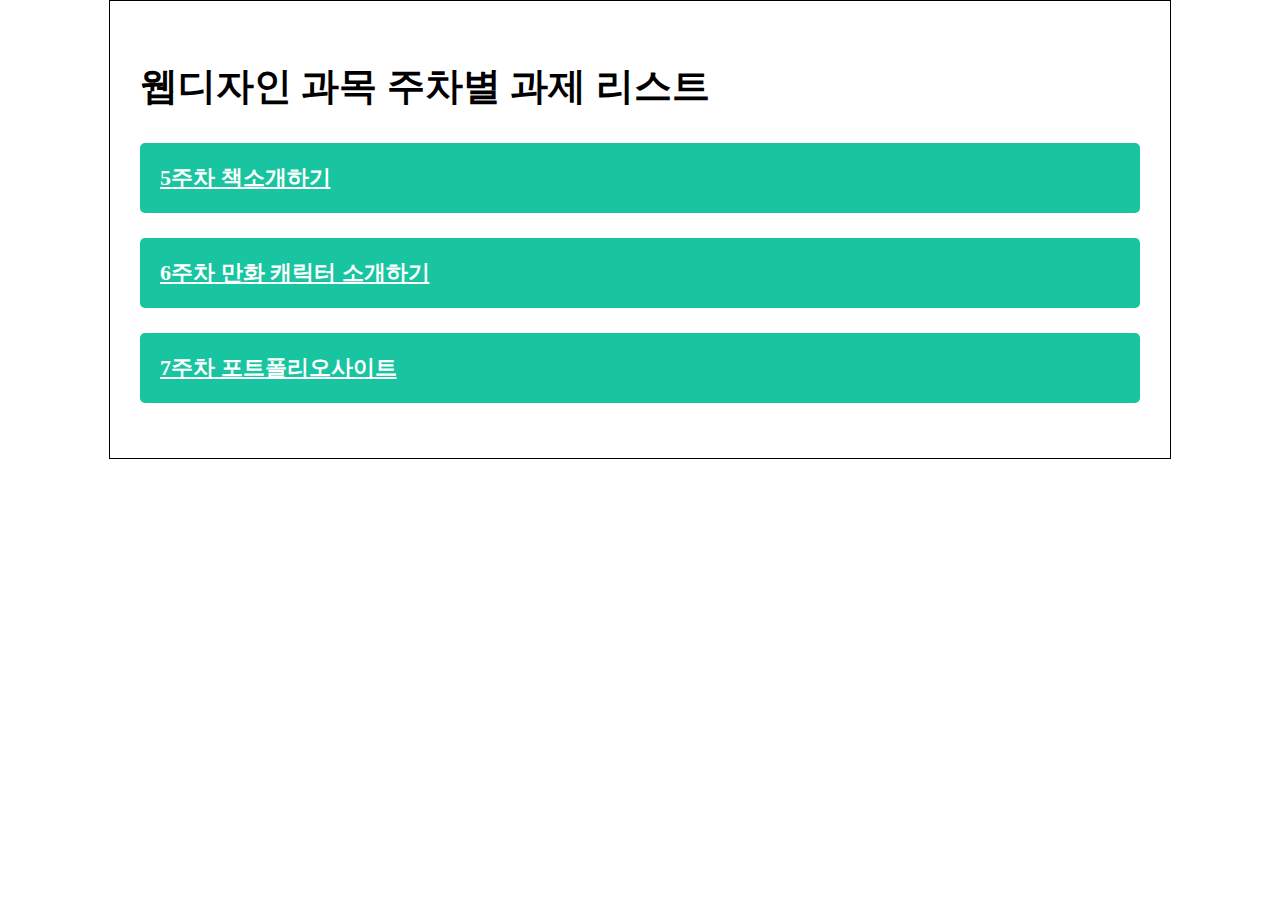
<file: index.html>
<!DOCTYPE html>
<html lang="en">
<head>
    <meta charset="UTF-8">
    <meta http-equiv="X-UA-Compatible" content="IE=edge">
    <meta name="viewport" content="width=device-width, initial-scale=1.0">
    <title>웹디자인 과제 목록</title>
    <style>
        body{border: 1px solid #000;width: 1000px; margin: 0 auto; padding: 30px; font-size: 25px;}
        .list {margin-top: 30px;}
        .list p {background: #18c5a0;border-radius: 5px;}
        .list p a{display: block; padding:20px; color:#fff; font-size: 22px; font-weight: bold;}
        .list p a:hover{background: #c9c9c9; color:#2e2e2e; font-size: 22px; font-weight: bold;}
    </style>
</head>
<body>
    <div class="list">
        <h2>웹디자인 과목 주차별 과제 리스트</h2>
        <p><a href="https://nicegom.github.io/webdesign/assignment/class5_book.html">5주차 책소개하기</a></p>
        <p><a href="https://nicegom.github.io/webdesign/assignment/class6_characters.html">6주차 만화 캐릭터 소개하기</a></p>
        <p><a href="https://nicegom.github.io/webdesign/assignment/class7_portfolio.html">7주차 포트폴리오사이트</a></p>
    </div>
</body>
</html>
</file>
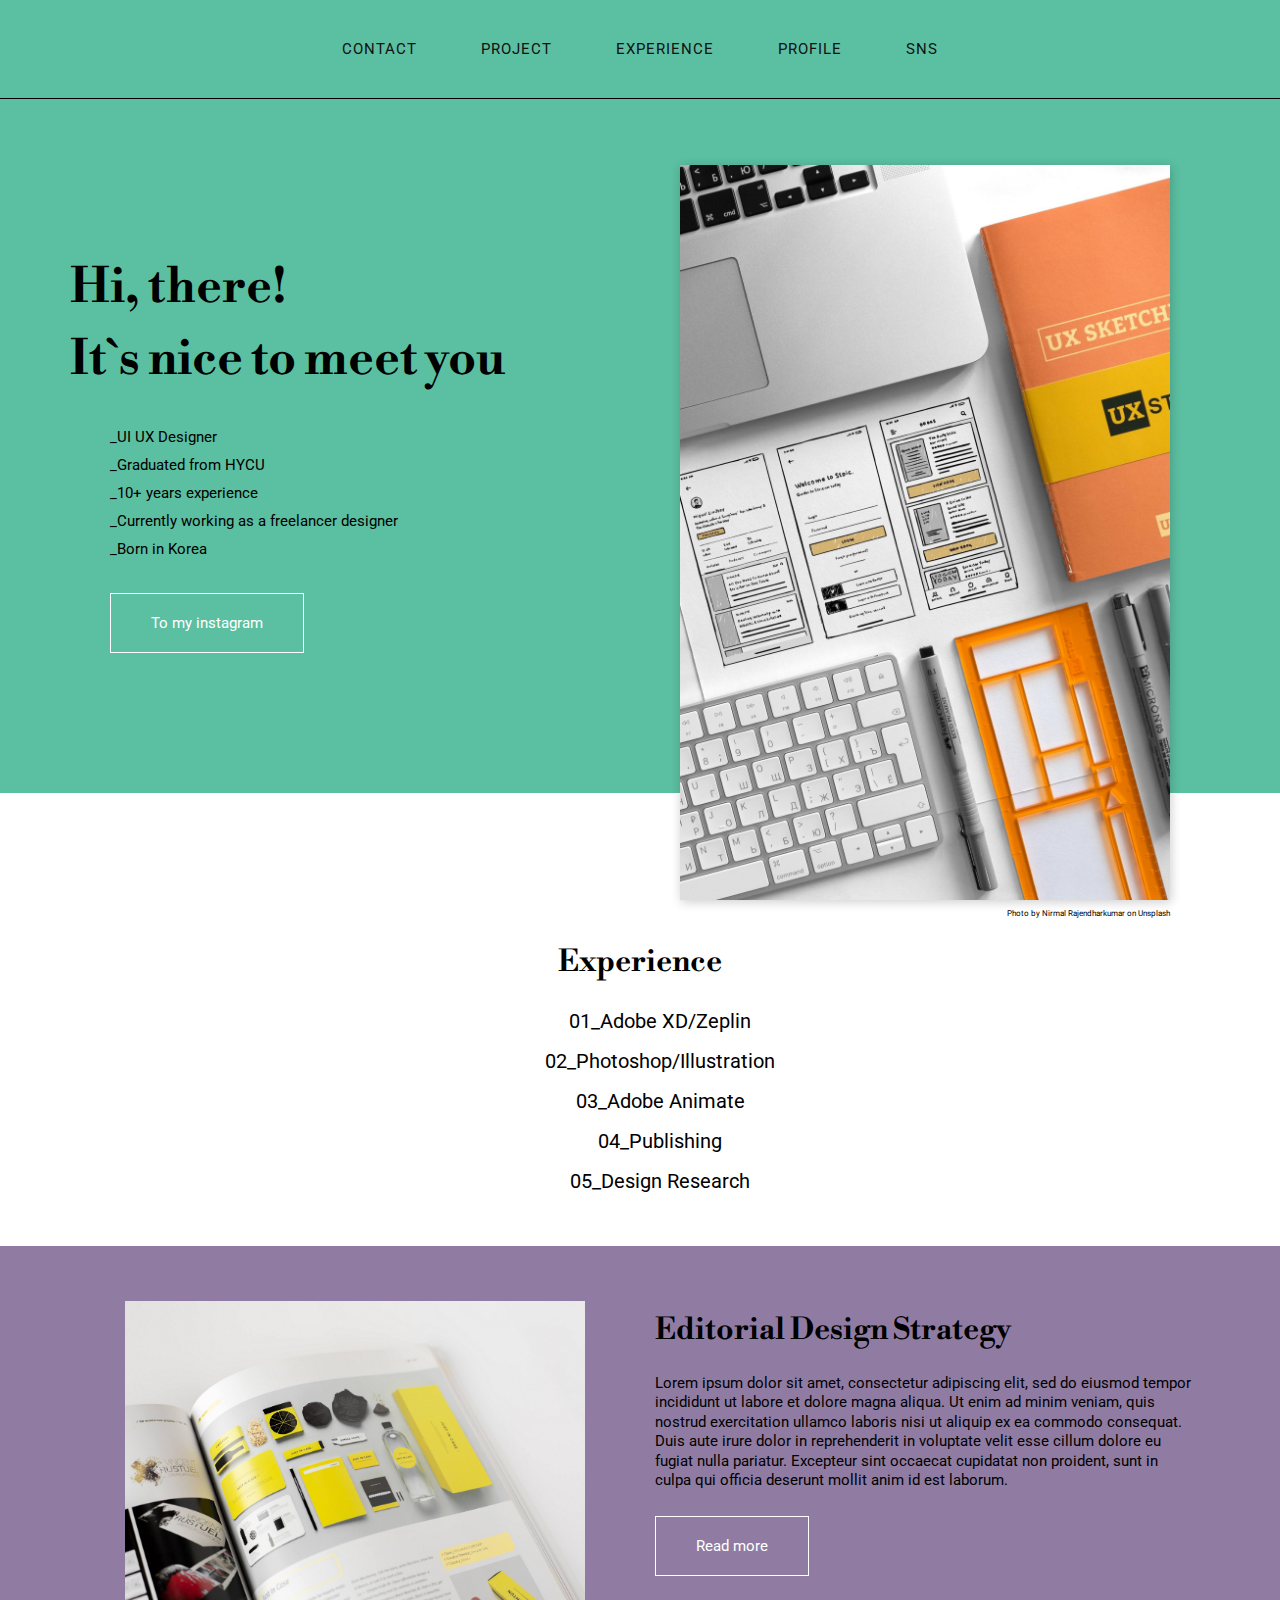
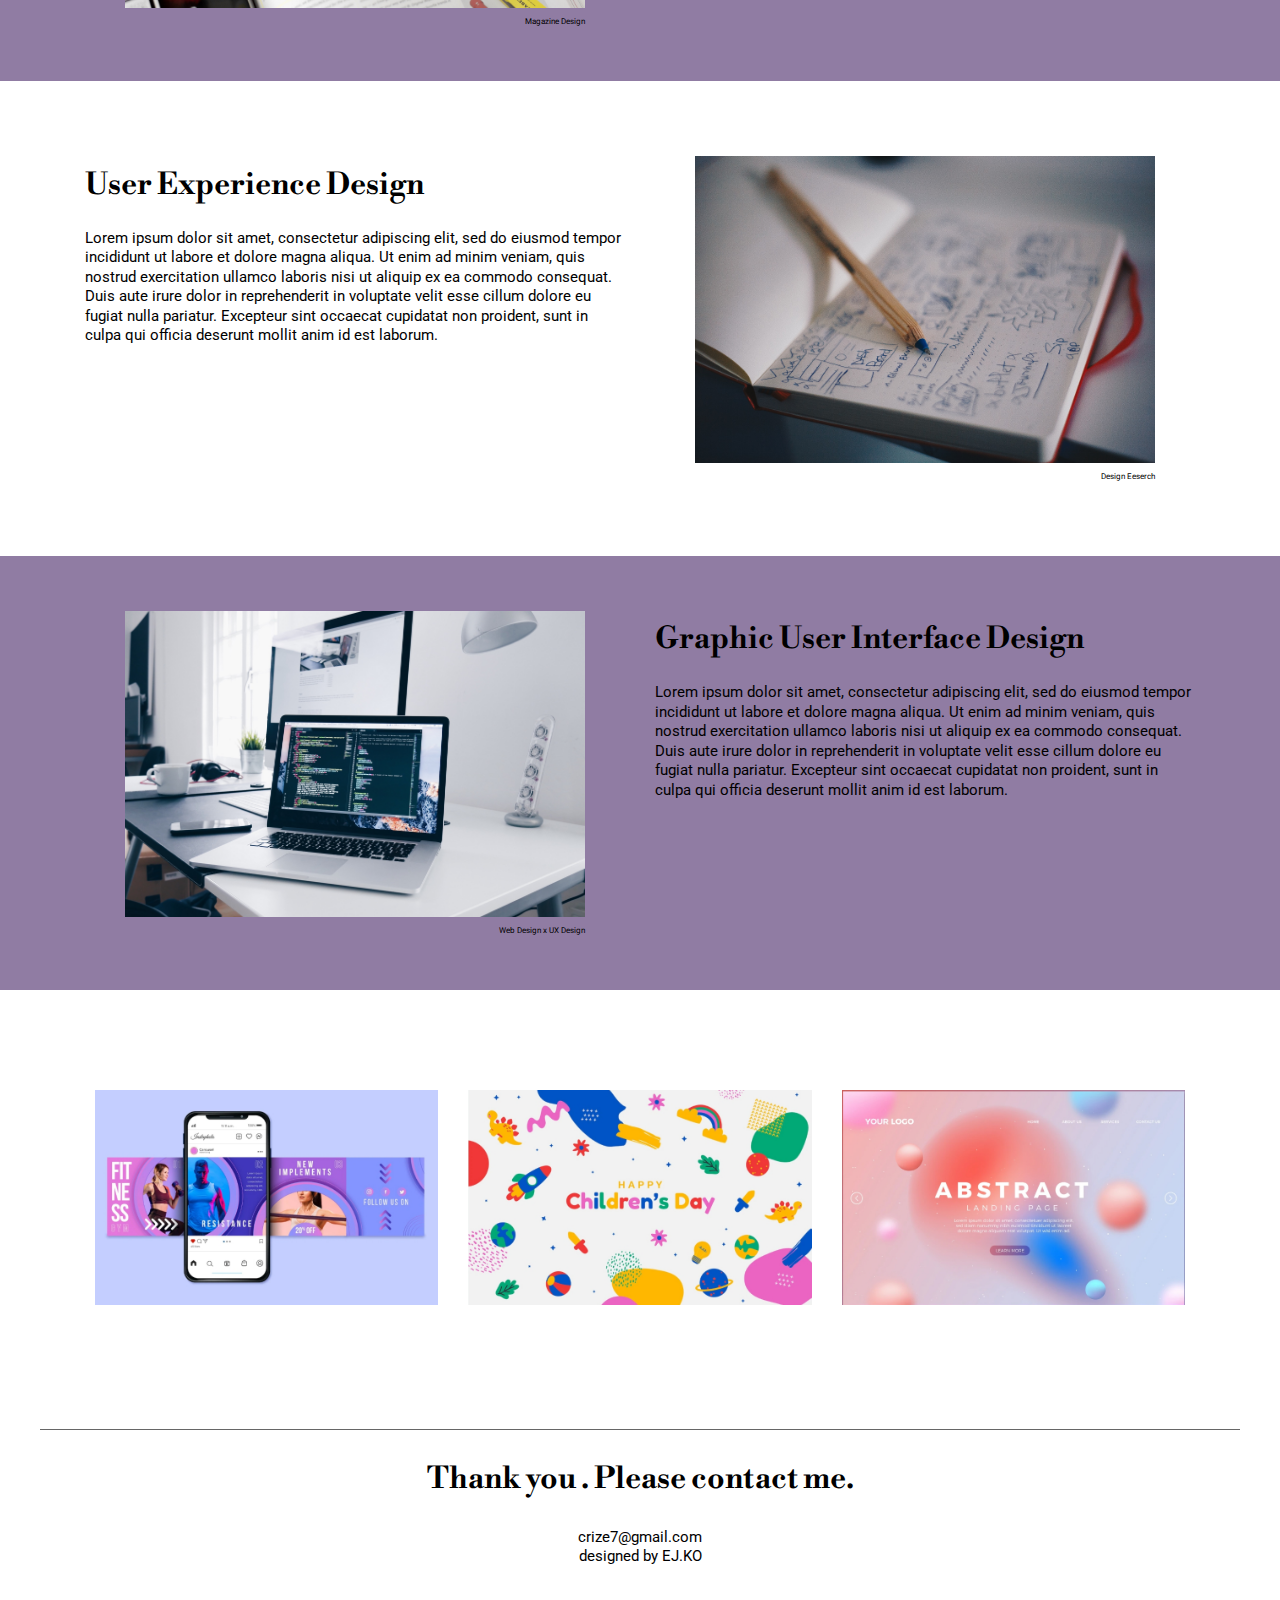
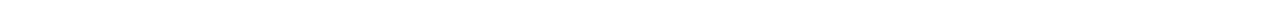
<file: assignment/class7_portfolio.html>
<!DOCTYPE html>
<html lang="ko">

<head>
	<title>portfolio</title>
	<meta charset="UTF-8">
	<meta name="viewport" content="width=device-width, initial-scale=1">
	<link rel="stylesheet" href="./css/bootstrap-grid.css" type="text/css">
	<link href="./css/style_7.css" rel="stylesheet" type="text/css">
	<link href="https://fonts.googleapis.com/css2?family=Libre+Bodoni:ital@1&family=Roboto:ital@1&display=swap"
		rel="stylesheet">

</head>

<body>
	<nav>
		<ul>
			<li><a href="#contact">Contact</a></li>
			<li><a href="#project">Project</a></li>
			<li><a href="#experience">Experience</a></li>
			<li><a href="#profile">Profile</a></li>
			<li><a href="https://www.instagram.com/koya011/" target="blank">SNS</a></li>
		</ul>
	</nav>
	<header>
		<div class="container">
			<div class="row">
				<div class="col-sm" id="profile">
					<h1>Hi, there! <br>It`s nice to meet you</h1>
					<ul class="skills">
						<li>_UI UX Designer</li>
						<li>_Graduated from HYCU</li>
						<li>_10+ years experience</li>
						<li>_Currently working as a freelancer designer</li>
						<li>_Born in Korea</li>
					</ul>
					<a href="https://www.instagram.com/koya011/" class="button">To my instagram</a>
				</div>
				<div class="col-sm prf_img">
					<figure>
						<img src="./img/designer.jpg" alt="designer_photo" class="intro_img">
						<figcaption class="txt_right">Photo by Nirmal Rajendharkumar on Unsplash</figcaption>
					</figure>
				</div>
			</div>
		</div>
	</header>

	<section class="experinence" id="experience">
		<h2>Experience</h2>
		<ul class="skill_list">
			<li>01_Adobe XD/Zeplin</li>
			<li>02_Photoshop/Illustration</li>
			<li>03_Adobe Animate</li>
			<li>04_Publishing</li>
			<li>05_Design Research</li>
		</ul>
	</section>

	<!-- project1 -->
	<section class="project puple">
		<div class="container" id="project">
			<div class="row">
				<div class="col-sm">
					<figure>
						<img src="./img/magazine.jpg" alt="magazine">
						<figcaption class="txt_right">Magazine Design</figcaption>
					</figure>
				</div>
				<div class="col-sm">
					<h2>Editorial Design Strategy</h2>
					<p>Lorem ipsum dolor sit amet, consectetur adipiscing elit, sed do eiusmod tempor incididunt ut
						labore et
						dolore magna aliqua. Ut enim ad minim veniam, quis nostrud exercitation ullamco laboris
						nisi ut aliquip
						ex ea commodo consequat. Duis aute irure dolor in reprehenderit in voluptate velit esse
						cillum dolore eu
						fugiat nulla pariatur. Excepteur sint occaecat cupidatat non proident, sunt in culpa qui
						officia deserunt
						mollit anim id est laborum.</p>
					<a href="https://www.google.com" class="button">Read more </a>
				</div>
			</div>
		</div>
	</section>

	<!-- project2 -->
	<section class="project">
		<div class="container">
			<div class="row">
				<div class="col-sm">
					<h2>User Experience Design</h2>
					<p>Lorem ipsum dolor sit amet, consectetur adipiscing elit, sed do eiusmod tempor incididunt ut
						labore et
						dolore magna aliqua. Ut enim ad minim veniam, quis nostrud exercitation ullamco laboris
						nisi ut aliquip
						ex ea commodo consequat. Duis aute irure dolor in reprehenderit in voluptate velit esse
						cillum dolore eu
						fugiat nulla pariatur. Excepteur sint occaecat cupidatat non proident, sunt in culpa qui
						officia deserunt
						mollit anim id est laborum.</p>
					<a href="www.naver.com" class="button">Read more</a>
				</div>
				<div class="col-sm">
					<figure>
						<img src="./img/planning.jpg" alt="Book">
						<figcaption class="txt_right">Design Eeserch</figcaption>
					</figure>
				</div>
			</div>
	</section> <!-- project3 -->
	<section class="project puple">
		<div class="container">
			<div class="row">
				<div class="col-sm">
					<figure>
						<img src="./img/web.jpg" alt="notebook">
						<figcaption class="txt_right">Web Design x UX Design</figcaption>
					</figure>
				</div>
				<div class="col-sm">
					<h2>Graphic User Interface Design</h2>
					<p>Lorem ipsum dolor sit amet, consectetur adipiscing elit, sed do eiusmod tempor incididunt ut
						labore et dolore magna aliqua. Ut enim ad minim veniam, quis nostrud exercitation ullamco
						laboris nisi ut aliquip ex ea commodo consequat. Duis aute irure dolor in reprehenderit in
						voluptate velit esse cillum dolore eu fugiat nulla pariatur. Excepteur sint occaecat
						cupidatat non proident, sunt in culpa qui officia deserunt mollit anim id est laborum.</p>
	</section>

	<section id="visual">
		<div class="container">
			<div class="row imgboxarea">
				<div class="col-sm imgbox">
					<img src="./img/imgbox01.jpg" alt="">
				</div>
				<div class="col-sm imgbox">
					<img src="./img/imgbox02.jpg" alt="">
				</div>
				<div class="col-sm imgbox">
					<img src="./img/imgbox03.jpg" alt="">
				</div>
			</div>
		</div>
	</section>

	<footer id="contact">
		<h3>Thank you . Please contact me.</h3>
		<p>crize7@gmail.com<br>
			designed by EJ.KO
		</p>
	</footer>
</body>
<div></div>
<a href="#" class="top">Top</a>
<script src="//code.jquery.com/jquery-3.3.1.min.js"></script>
<script>
	$(document).ready(function () {
		$(window).scroll(function () {
			if ($(this).scrollTop() > 200) {
				$('.top').fadeIn();
			} else {
				$('.top').fadeOut();
			}
		});
		$('.top').click(function () {
			$('html, body').animate({
				scrollTop: 0
			}, 400);
			return false;
		});
	});
</script>

</html>
</file>
<file: assignment/css/style_7.css>
body {
    font-family: 'Roboto', sans-serif;
    margin: 0;
    padding: 0;
    font-size: 15px;
}

h1, h2, h3, skills {
    font-family: 'Libre Bodoni', serif;
}

img {
    max-width: 100%;
}

nav ul li {
    display: inline-block;
    margin: 0 30px ;
    padding: 0;
    text-transform: uppercase;
    letter-spacing: 1px;
    font-size: 15px;
}

nav {
    background: #5bbfa1;
    position: fixed;
    z-index: 1;
    width: 100%
}

nav ul {
    margin: 0 auto ;
    text-align: center;
    padding: 40px;
    border-bottom: solid 1px #000;
}

header{
    position: relative;
    padding-top: 100px;
    background-color:#5bbfa1;
    background-repeat: no-repeat;
    background-size: cover;
}

h1{
    font-size: 48px;
    line-height: 1.5;
}

ul li{
    list-style-type: none;
    margin: 10px 0 ;
}

.button{
    border: 1px solid #fff;
    padding: 20px 40px;
    text-decoration: none;
    color: #fff;
    display: inline-block;
    margin : 20px 40px;
}
#profile .button:hover{
    color: #9674B7;
    border: 1px solid #9674B7;
    transition: 0.2s;
}
.intro_img{
    margin-top: 50px;
    box-shadow: 1px 2px 10px rgba(0, 0, 0, 0.2)
}

#project .button:hover{
    color: #43AC8D;
    border: 1px solid #43AC8D;
    transition: 0.2s;
}

.prf_img figure{
    position: absolute;
}

#profile{
    padding: 120px 0;
}
figcaption{
    font-size: 8px;
    margin-top: 5px;
    text-align: right;
}

.experinence{
    text-align: center;
    margin-top: 150px;
}
h2{
    font-size: 30px;
}
p{
    line-height: 1.3;
}

.skill_list{
    text-align: center;
    font-size: 20px;
    line-height: 1.5;
    margin-bottom: 50px
}

.project{
    margin: 20px 0 ;
    padding: 40px;
}

.project .button{
    margin : 10px 0;
}

.puple{
    background-color: #907ca3;
}
div.topbox {
    margin: auto;
    width: 500px;
    height: 2000px;
    border: 1px solid #bcbcbc;
  }
  a.top {
    position: fixed;
    right: 10%;
    bottom: 40px;
    display: none;
    text-decoration: none;
    padding: 20px;
    background: #2fb990;
    color: #fff;
  }
footer{
    text-align: center;
    margin: 40px;
    border-top: 1px solid #666;
}

footer h3{
    font-size: 30px;
}

.txt_right{
    text-align: right;
}

ul li a{
    text-decoration: none;
    color: #111;
}
ul li a:hover{
    color: #fff;
    transition: 0.3s;
}

#visual{
    padding: 80px;
}
</file>
